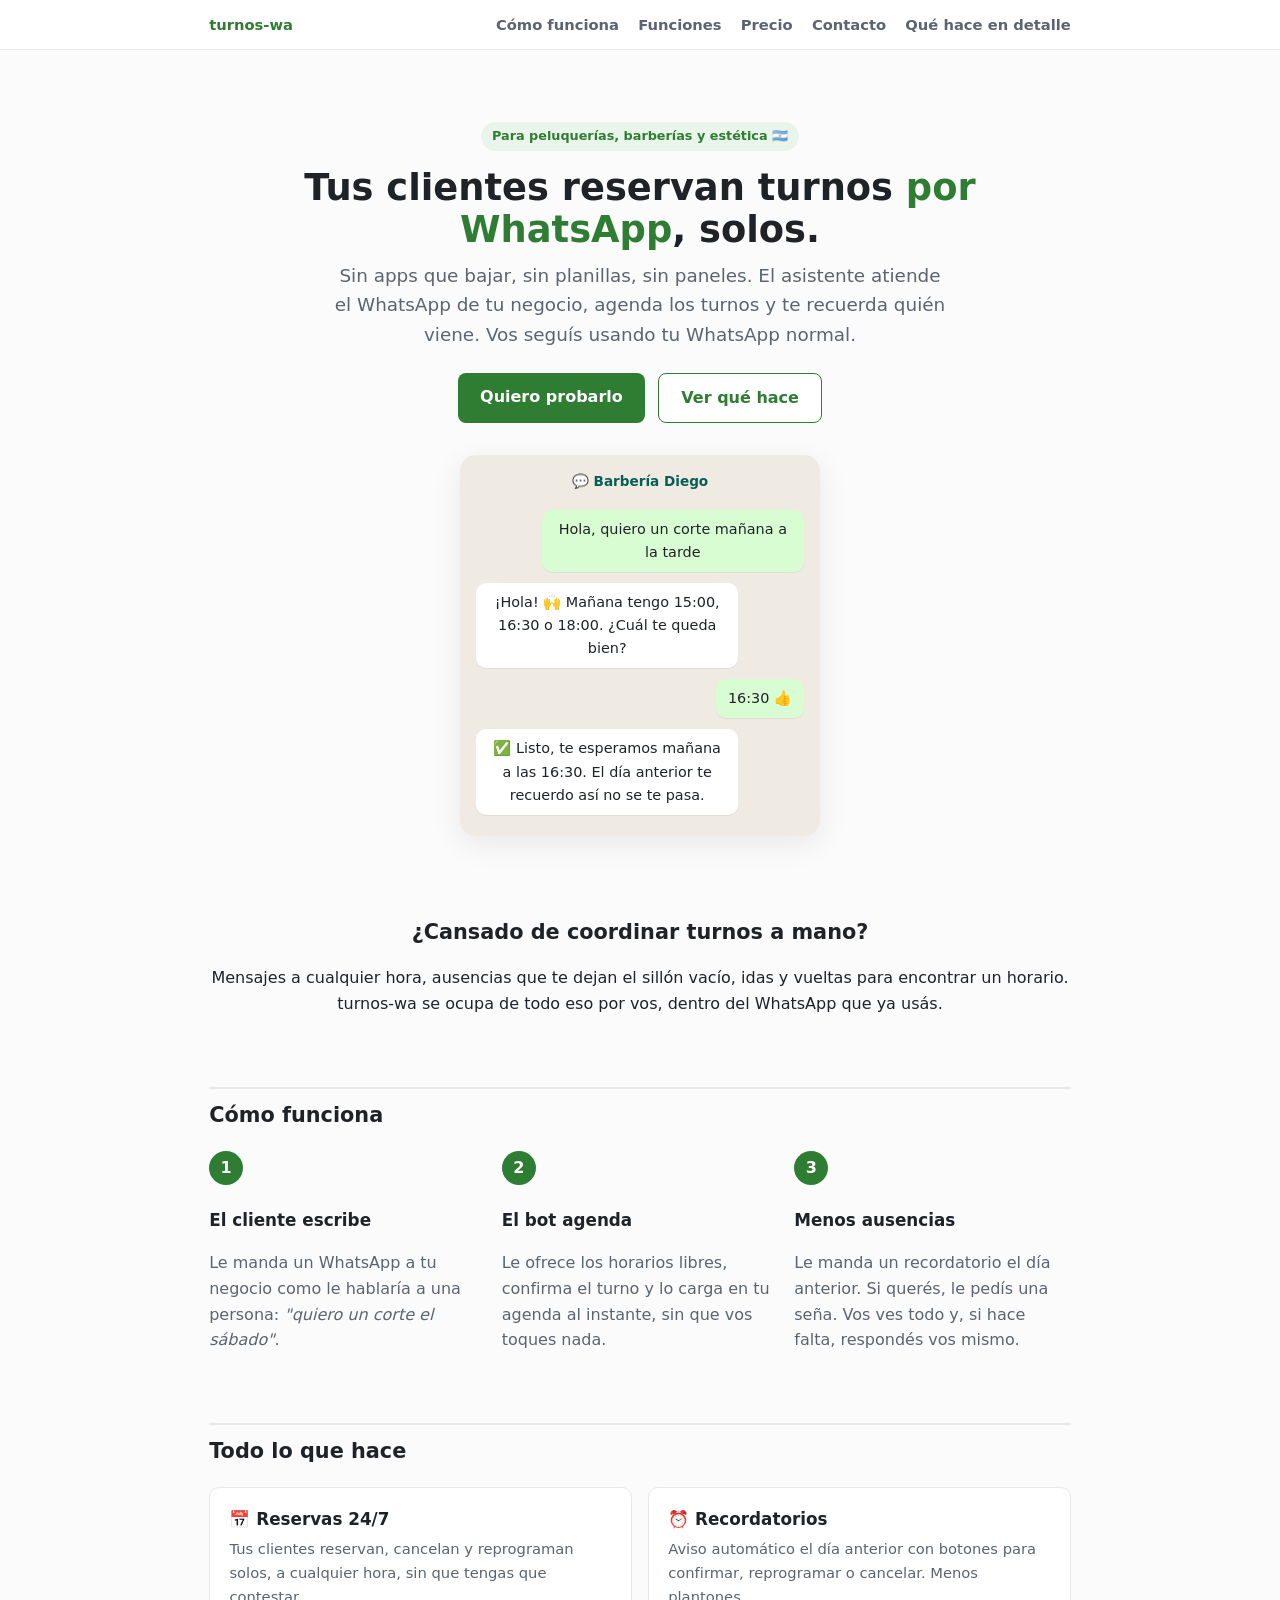
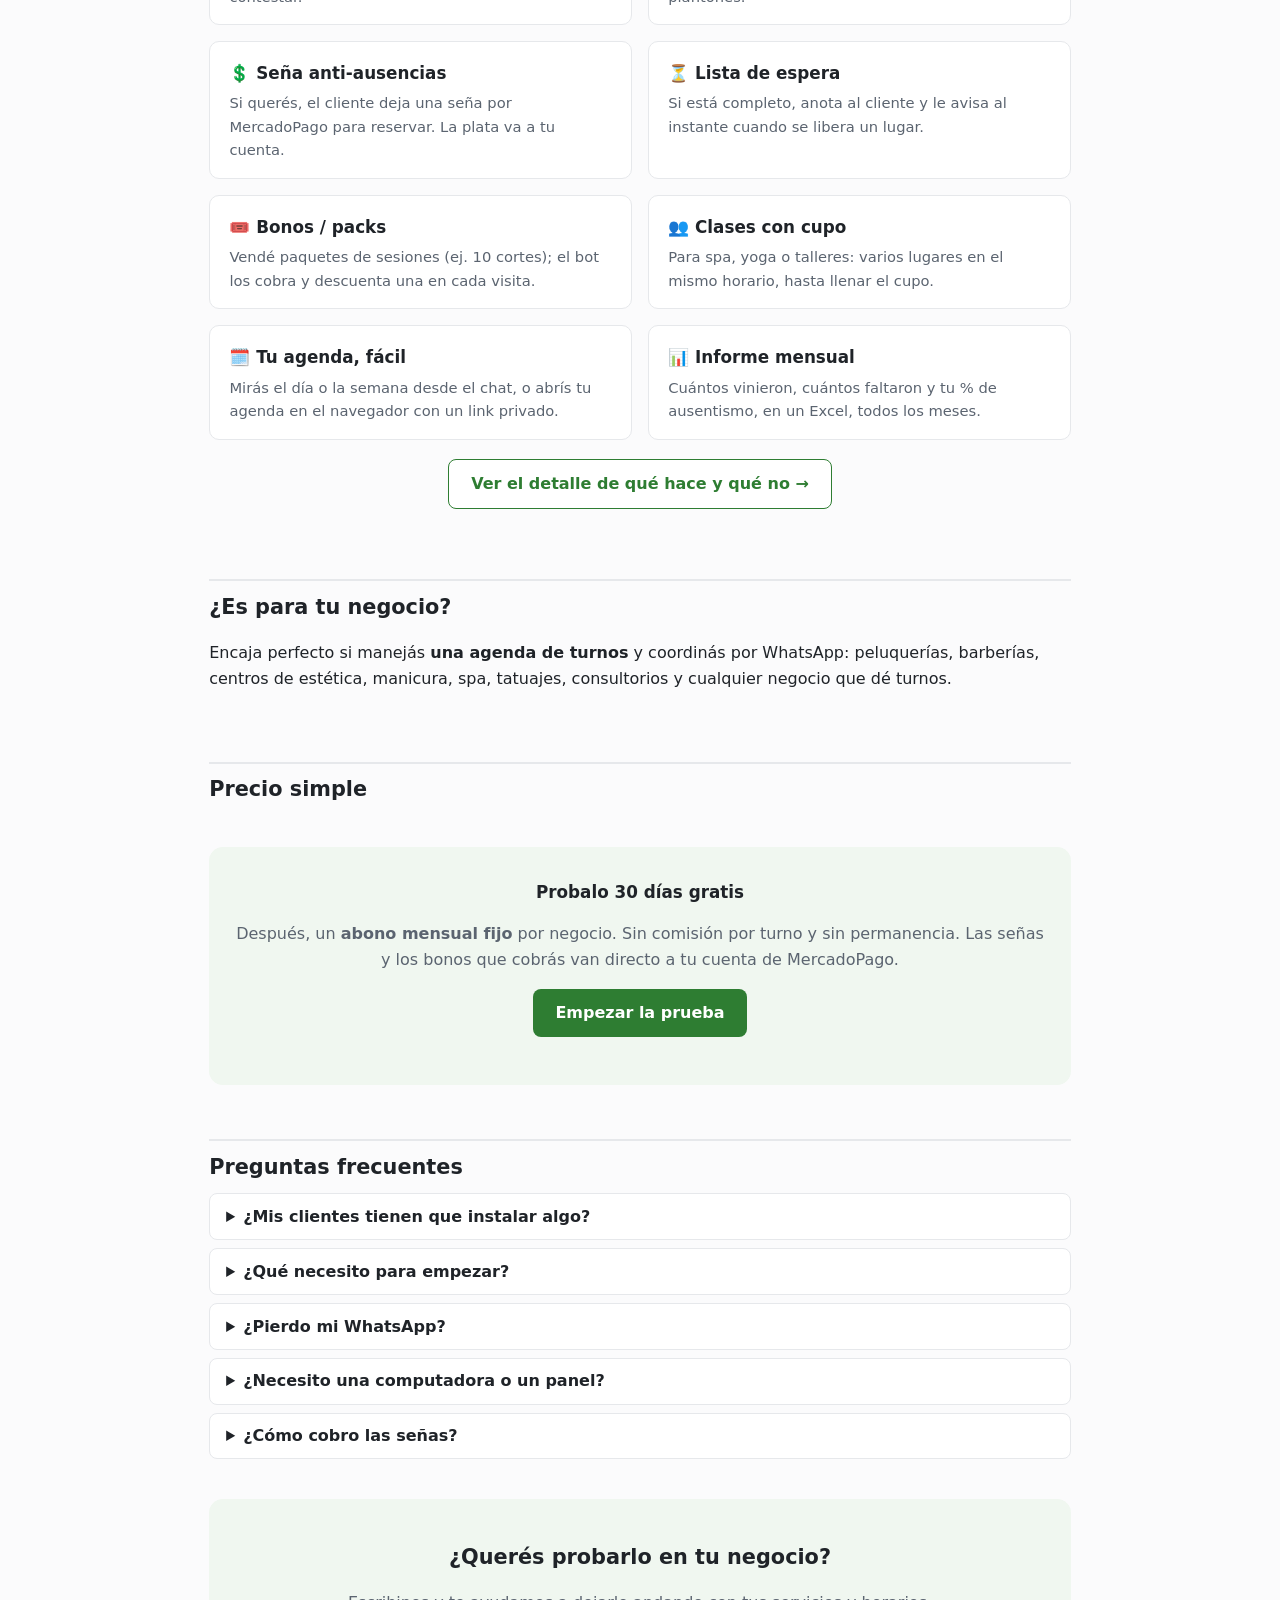
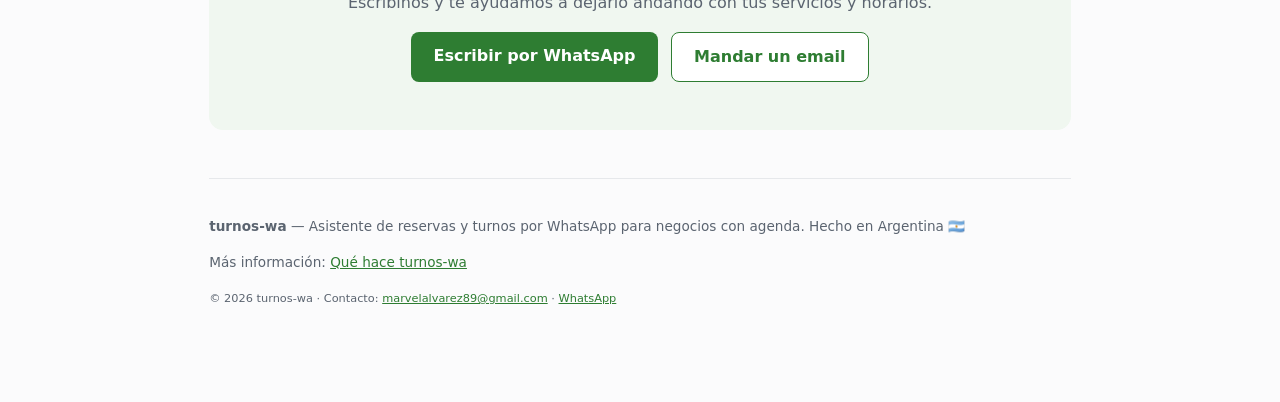
<file: index.html>
<!DOCTYPE html>
<html lang="es">
<head>
    <meta charset="UTF-8"/>
    <meta name="viewport" content="width=device-width, initial-scale=1"/>
    <title>turnos-wa · Reservá turnos por WhatsApp, sin apps ni planillas</title>
    <meta name="description" content="turnos-wa es el asistente que toma los turnos de tu negocio por WhatsApp: tus clientes reservan solos, con recordatorios, seña anti-ausencias, lista de espera y más. Para peluquerías, barberías y centros de estética en Argentina."/>
    <meta property="og:title" content="turnos-wa · Turnos por WhatsApp"/>
    <meta property="og:description" content="Tus clientes reservan solos por WhatsApp. Vos manejás la agenda desde el mismo chat."/>
    <link rel="stylesheet" href="styles.css"/>
</head>
<body>
<nav class="nav"><div class="nav-inner">
    <a class="brand" href="index.html">turnos-wa</a>
    <a href="#como">Cómo funciona</a>
    <a href="#funciones">Funciones</a>
    <a href="#precio">Precio</a>
    <a href="#contacto">Contacto</a>
    <a href="capacidades.html">Qué hace en detalle</a>
</div></nav>

<div class="wrap">

    <!-- HERO -->
    <header class="hero">
        <span class="tag">Para peluquerías, barberías y estética 🇦🇷</span>
        <h1>Tus clientes reservan turnos <span class="hl">por WhatsApp</span>, solos.</h1>
        <p class="sub">Sin apps que bajar, sin planillas, sin paneles. El asistente atiende el WhatsApp de tu
            negocio, agenda los turnos y te recuerda quién viene. Vos seguís usando tu WhatsApp normal.</p>
        <div class="cta-row">
            <a class="btn" href="#contacto">Quiero probarlo</a>
            <a class="btn btn-ghost" href="capacidades.html">Ver qué hace</a>
        </div>

        <div class="chat">
            <div class="hd">💬 Barbería Diego</div>
            <div class="bubble me">Hola, quiero un corte mañana a la tarde</div>
            <div class="bubble">¡Hola! 🙌 Mañana tengo 15:00, 16:30 o 18:00. ¿Cuál te queda bien?</div>
            <div class="bubble me">16:30 👍</div>
            <div class="bubble">✅ Listo, te esperamos mañana a las 16:30. El día anterior te recuerdo así no se te pasa.</div>
        </div>
    </header>

    <!-- PROBLEMA -->
    <section class="section">
        <h2 class="center" style="border:none">¿Cansado de coordinar turnos a mano?</h2>
        <p class="center sub">Mensajes a cualquier hora, ausencias que te dejan el sillón vacío, idas y vueltas
            para encontrar un horario. turnos-wa se ocupa de todo eso por vos, dentro del WhatsApp que ya usás.</p>
    </section>

    <!-- CÓMO FUNCIONA -->
    <section class="section" id="como">
        <h2>Cómo funciona</h2>
        <div class="steps">
            <div class="step"><div class="num">1</div><h3>El cliente escribe</h3>
                <p class="muted">Le manda un WhatsApp a tu negocio como le hablaría a una persona:
                    <em>"quiero un corte el sábado"</em>.</p></div>
            <div class="step"><div class="num">2</div><h3>El bot agenda</h3>
                <p class="muted">Le ofrece los horarios libres, confirma el turno y lo carga en tu agenda
                    al instante, sin que vos toques nada.</p></div>
            <div class="step"><div class="num">3</div><h3>Menos ausencias</h3>
                <p class="muted">Le manda un recordatorio el día anterior. Si querés, le pedís una seña.
                    Vos ves todo y, si hace falta, respondés vos mismo.</p></div>
        </div>
    </section>

    <!-- FUNCIONES -->
    <section class="section" id="funciones">
        <h2>Todo lo que hace</h2>
        <div class="features">
            <div class="feat"><h3>📅 Reservas 24/7</h3><p>Tus clientes reservan, cancelan y reprograman
                solos, a cualquier hora, sin que tengas que contestar.</p></div>
            <div class="feat"><h3>⏰ Recordatorios</h3><p>Aviso automático el día anterior con botones para
                confirmar, reprogramar o cancelar. Menos plantones.</p></div>
            <div class="feat"><h3>💲 Seña anti-ausencias</h3><p>Si querés, el cliente deja una seña por
                MercadoPago para reservar. La plata va a tu cuenta.</p></div>
            <div class="feat"><h3>⏳ Lista de espera</h3><p>Si está completo, anota al cliente y le avisa al
                instante cuando se libera un lugar.</p></div>
            <div class="feat"><h3>🎟️ Bonos / packs</h3><p>Vendé paquetes de sesiones (ej. 10 cortes); el bot
                los cobra y descuenta una en cada visita.</p></div>
            <div class="feat"><h3>👥 Clases con cupo</h3><p>Para spa, yoga o talleres: varios lugares en el
                mismo horario, hasta llenar el cupo.</p></div>
            <div class="feat"><h3>🗓️ Tu agenda, fácil</h3><p>Mirás el día o la semana desde el chat, o abrís
                tu agenda en el navegador con un link privado.</p></div>
            <div class="feat"><h3>📊 Informe mensual</h3><p>Cuántos vinieron, cuántos faltaron y tu % de
                ausentismo, en un Excel, todos los meses.</p></div>
        </div>
        <p class="center" style="margin-top:1.2rem">
            <a class="btn btn-ghost" href="capacidades.html">Ver el detalle de qué hace y qué no →</a></p>
    </section>

    <!-- PARA QUIÉN -->
    <section class="section">
        <h2>¿Es para tu negocio?</h2>
        <p class="sub">Encaja perfecto si manejás <strong>una agenda de turnos</strong> y coordinás por
            WhatsApp: peluquerías, barberías, centros de estética, manicura, spa, tatuajes, consultorios y
            cualquier negocio que dé turnos.</p>
    </section>

    <!-- PRECIO -->
    <section class="section" id="precio">
        <h2>Precio simple</h2>
        <div class="band">
            <h3 style="margin-top:0">Probalo 30 días gratis</h3>
            <p class="muted">Después, un <strong>abono mensual fijo</strong> por negocio. Sin comisión por
                turno y sin permanencia. Las señas y los bonos que cobrás van directo a tu cuenta de MercadoPago.</p>
            <p style="margin-top:1rem"><a class="btn" href="#contacto">Empezar la prueba</a></p>
        </div>
    </section>

    <!-- FAQ -->
    <section class="section faq">
        <h2>Preguntas frecuentes</h2>
        <details><summary>¿Mis clientes tienen que instalar algo?</summary>
            <p>No. Usan el WhatsApp que ya tienen. Le escriben al número de tu negocio como a cualquier persona.</p></details>
        <details><summary>¿Qué necesito para empezar?</summary>
            <p>Un número con la app <strong>WhatsApp Business</strong> <strong>dedicado al negocio</strong>
                (no tu WhatsApp personal), tus servicios y horarios, y —si querés cobrar seña o bonos— tu
                MercadoPago. <a href="capacidades.html">Ver todos los requisitos</a>.</p></details>
        <details><summary>¿Pierdo mi WhatsApp?</summary>
            <p>No. El asistente trabaja en paralelo sobre el <strong>WhatsApp Business del negocio</strong> y
                vos seguís respondiendo a mano cuando quieras. Si el bot no entiende algo, quedás vos al mando.
                Por eso pedimos un número dedicado al negocio, aparte de tu WhatsApp personal.</p></details>
        <details><summary>¿Necesito una computadora o un panel?</summary>
            <p>No hace falta. Configurás todo por WhatsApp (horarios, servicios, precios, ausencias). Si querés
                ver tu agenda en pantalla grande, te damos un link privado de solo lectura.</p></details>
        <details><summary>¿Cómo cobro las señas?</summary>
            <p>Con tu propia cuenta de MercadoPago. La plata de las señas y los bonos entra directo a vos, no
                pasa por nosotros.</p></details>
    </section>

    <!-- CONTACTO -->
    <section class="section band" id="contacto">
        <h2 style="border:none;margin-top:0">¿Querés probarlo en tu negocio?</h2>
        <p class="muted">Escribinos y te ayudamos a dejarlo andando con tus servicios y horarios.</p>
        <p class="cta-row" style="margin-top:1rem">
            <a class="btn" href="https://wa.me/5491154729779" rel="nofollow">Escribir por WhatsApp</a>
            <a class="btn btn-ghost" href="mailto:marvelalvarez89@gmail.com">Mandar un email</a>
        </p>
    </section>

    <!-- FOOTER (identidad para clientes y verificación de Meta) -->
    <footer class="foot">
        <p><strong>turnos-wa</strong> — Asistente de reservas y turnos por WhatsApp para negocios con agenda.
            Hecho en Argentina 🇦🇷</p>
        <p>Más información: <a href="capacidades.html">Qué hace turnos-wa</a></p>
        <p><small>© 2026 turnos-wa · Contacto: <a href="mailto:marvelalvarez89@gmail.com">marvelalvarez89@gmail.com</a>
            · <a href="https://wa.me/5491154729779" rel="nofollow">WhatsApp</a></small></p>
    </footer>

</div>
</body>
</html>
</file>
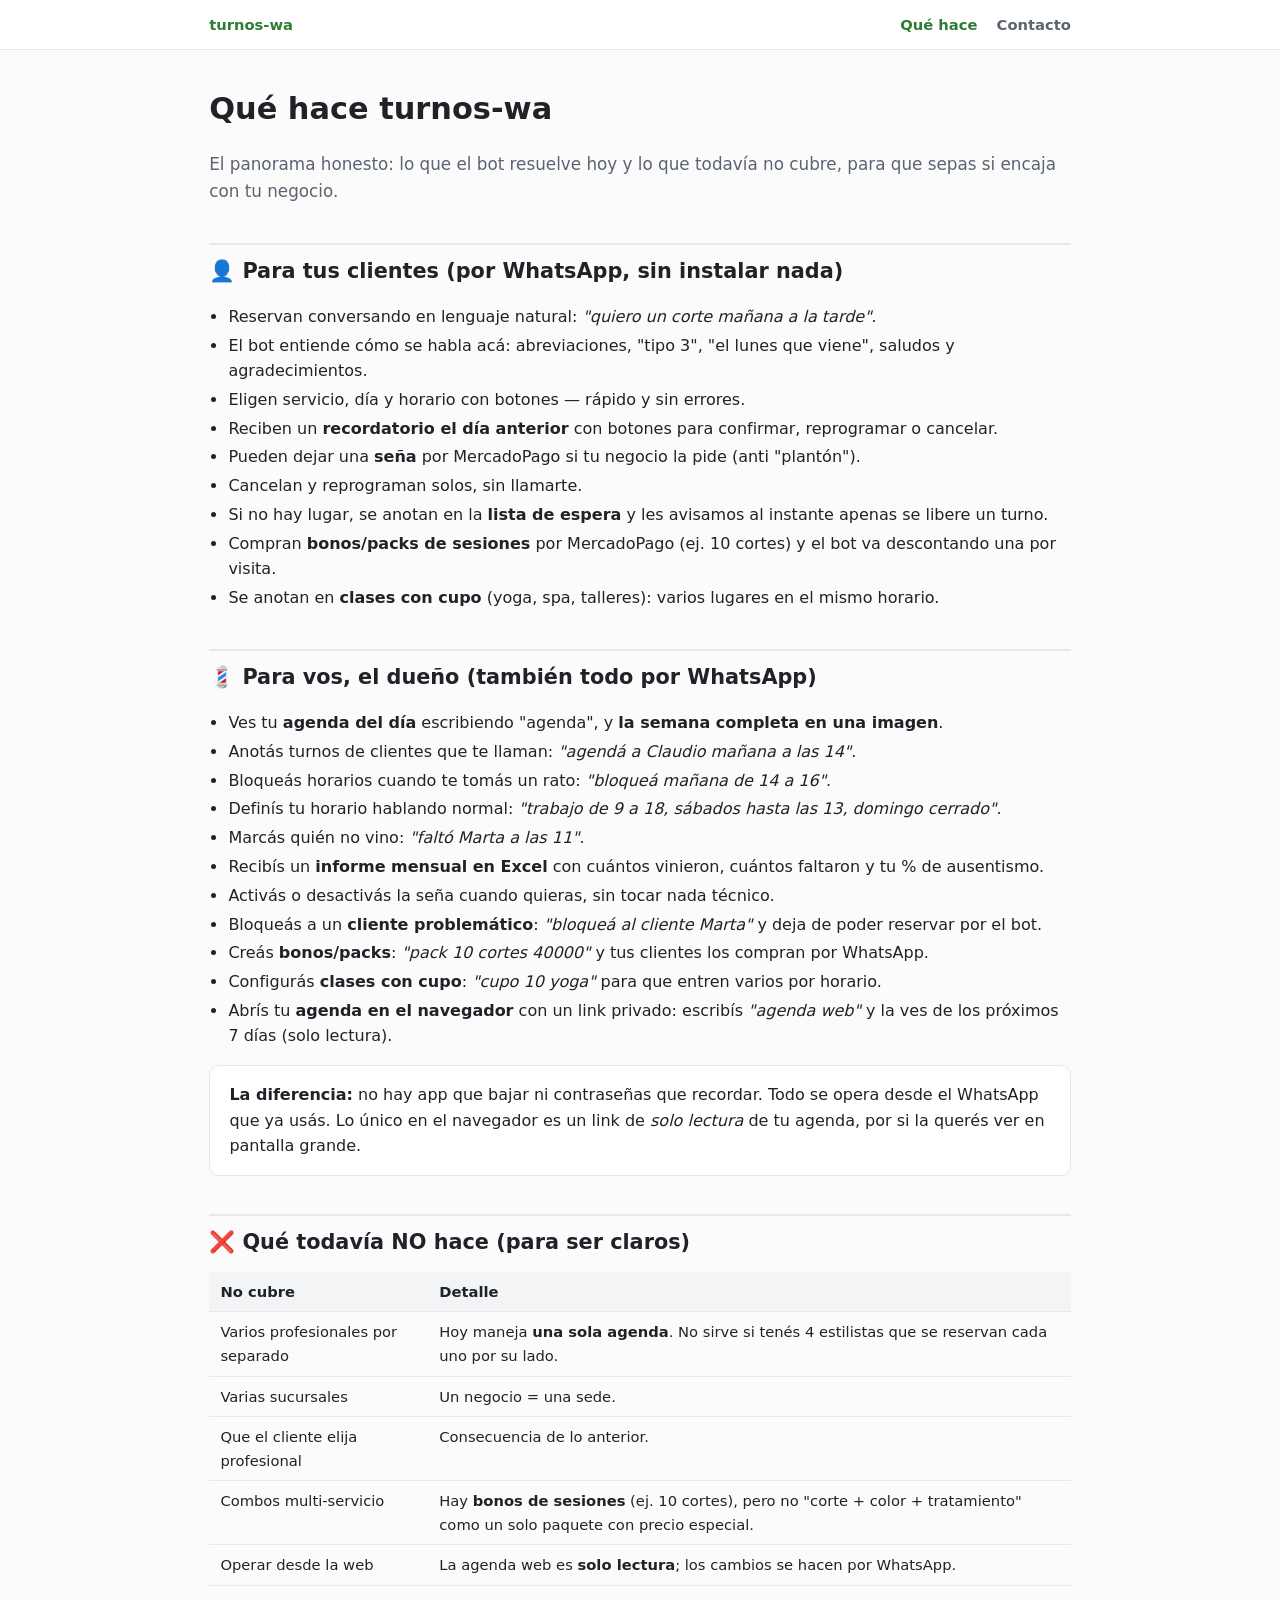
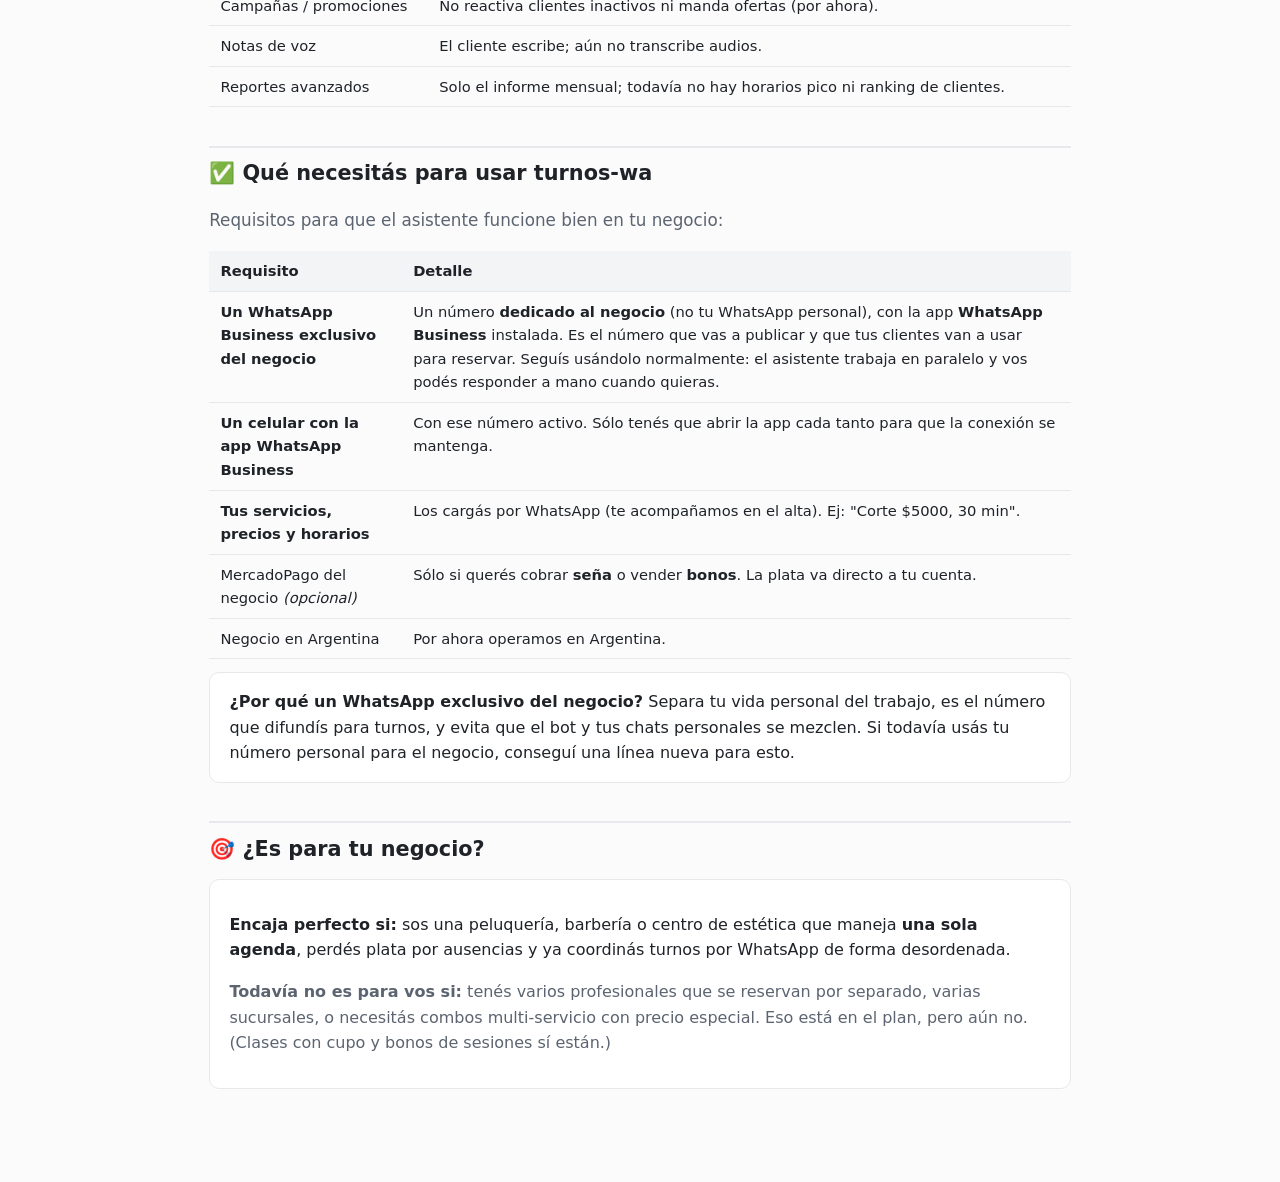
<file: capacidades.html>
<!DOCTYPE html>
<html lang="es">
<head>
    <meta charset="UTF-8"/>
    <meta name="viewport" content="width=device-width, initial-scale=1"/>
    <title>turnos-wa · Qué hace</title>
    <meta name="description" content="Qué puede hacer el bot de turnos por WhatsApp y qué todavía no. Para evaluar si encaja con tu negocio."/>
    <link rel="stylesheet" href="styles.css"/>
</head>
<body>
<nav class="nav"><div class="nav-inner">
    <a class="brand" href="index.html">turnos-wa</a>
    <a class="active" href="capacidades.html">Qué hace</a>
    <a href="index.html#contacto">Contacto</a>
</div></nav>
<div class="wrap">
    <h1>Qué hace turnos-wa</h1>
    <p class="lead">El panorama honesto: lo que el bot resuelve hoy y lo que todavía no cubre, para que sepas
        si encaja con tu negocio.</p>

    <h2>👤 Para tus clientes (por WhatsApp, sin instalar nada)</h2>
    <ul>
        <li>Reservan conversando en lenguaje natural: <em>"quiero un corte mañana a la tarde"</em>.</li>
        <li>El bot entiende cómo se habla acá: abreviaciones, "tipo 3", "el lunes que viene", saludos y agradecimientos.</li>
        <li>Eligen servicio, día y horario con botones — rápido y sin errores.</li>
        <li>Reciben un <strong>recordatorio el día anterior</strong> con botones para confirmar, reprogramar o cancelar.</li>
        <li>Pueden dejar una <strong>seña</strong> por MercadoPago si tu negocio la pide (anti "plantón").</li>
        <li>Cancelan y reprograman solos, sin llamarte.</li>
        <li>Si no hay lugar, se anotan en la <strong>lista de espera</strong> y les avisamos al instante apenas se libere un turno.</li>
        <li>Compran <strong>bonos/packs de sesiones</strong> por MercadoPago (ej. 10 cortes) y el bot va descontando una por visita.</li>
        <li>Se anotan en <strong>clases con cupo</strong> (yoga, spa, talleres): varios lugares en el mismo horario.</li>
    </ul>

    <h2>💈 Para vos, el dueño (también todo por WhatsApp)</h2>
    <ul>
        <li>Ves tu <strong>agenda del día</strong> escribiendo "agenda", y <strong>la semana completa en una imagen</strong>.</li>
        <li>Anotás turnos de clientes que te llaman: <em>"agendá a Claudio mañana a las 14"</em>.</li>
        <li>Bloqueás horarios cuando te tomás un rato: <em>"bloqueá mañana de 14 a 16"</em>.</li>
        <li>Definís tu horario hablando normal: <em>"trabajo de 9 a 18, sábados hasta las 13, domingo cerrado"</em>.</li>
        <li>Marcás quién no vino: <em>"faltó Marta a las 11"</em>.</li>
        <li>Recibís un <strong>informe mensual en Excel</strong> con cuántos vinieron, cuántos faltaron y tu % de ausentismo.</li>
        <li>Activás o desactivás la seña cuando quieras, sin tocar nada técnico.</li>
        <li>Bloqueás a un <strong>cliente problemático</strong>: <em>"bloqueá al cliente Marta"</em> y deja de poder reservar por el bot.</li>
        <li>Creás <strong>bonos/packs</strong>: <em>"pack 10 cortes 40000"</em> y tus clientes los compran por WhatsApp.</li>
        <li>Configurás <strong>clases con cupo</strong>: <em>"cupo 10 yoga"</em> para que entren varios por horario.</li>
        <li>Abrís tu <strong>agenda en el navegador</strong> con un link privado: escribís <em>"agenda web"</em> y la ves de los próximos 7 días (solo lectura).</li>
    </ul>

    <div class="card"><strong>La diferencia:</strong> no hay app que bajar ni contraseñas que recordar.
        Todo se opera desde el WhatsApp que ya usás. Lo único en el navegador es un link de
        <em>solo lectura</em> de tu agenda, por si la querés ver en pantalla grande.</div>

    <h2>❌ Qué todavía NO hace (para ser claros)</h2>
    <table>
        <tr><th>No cubre</th><th>Detalle</th></tr>
        <tr><td>Varios profesionales por separado</td><td>Hoy maneja <strong>una sola agenda</strong>. No sirve si tenés 4 estilistas que se reservan cada uno por su lado.</td></tr>
        <tr><td>Varias sucursales</td><td>Un negocio = una sede.</td></tr>
        <tr><td>Que el cliente elija profesional</td><td>Consecuencia de lo anterior.</td></tr>
        <tr><td>Combos multi-servicio</td><td>Hay <strong>bonos de sesiones</strong> (ej. 10 cortes), pero no "corte + color + tratamiento" como un solo paquete con precio especial.</td></tr>
        <tr><td>Operar desde la web</td><td>La agenda web es <strong>solo lectura</strong>; los cambios se hacen por WhatsApp.</td></tr>
        <tr><td>Campañas / promociones</td><td>No reactiva clientes inactivos ni manda ofertas (por ahora).</td></tr>
        <tr><td>Notas de voz</td><td>El cliente escribe; aún no transcribe audios.</td></tr>
        <tr><td>Reportes avanzados</td><td>Solo el informe mensual; todavía no hay horarios pico ni ranking de clientes.</td></tr>
    </table>

    <h2>✅ Qué necesitás para usar turnos-wa</h2>
    <p class="lead">Requisitos para que el asistente funcione bien en tu negocio:</p>
    <table>
        <tr><th>Requisito</th><th>Detalle</th></tr>
        <tr><td><strong>Un WhatsApp Business exclusivo del negocio</strong></td>
            <td>Un número <strong>dedicado al negocio</strong> (no tu WhatsApp personal), con la app
                <strong>WhatsApp Business</strong> instalada. Es el número que vas a publicar y que tus
                clientes van a usar para reservar. Seguís usándolo normalmente: el asistente trabaja en
                paralelo y vos podés responder a mano cuando quieras.</td></tr>
        <tr><td><strong>Un celular con la app WhatsApp Business</strong></td>
            <td>Con ese número activo. Sólo tenés que abrir la app cada tanto para que la conexión se
                mantenga.</td></tr>
        <tr><td><strong>Tus servicios, precios y horarios</strong></td>
            <td>Los cargás por WhatsApp (te acompañamos en el alta). Ej: "Corte $5000, 30 min".</td></tr>
        <tr><td>MercadoPago del negocio <em>(opcional)</em></td>
            <td>Sólo si querés cobrar <strong>seña</strong> o vender <strong>bonos</strong>. La plata va
                directo a tu cuenta.</td></tr>
        <tr><td>Negocio en Argentina</td><td>Por ahora operamos en Argentina.</td></tr>
    </table>
    <div class="card"><strong>¿Por qué un WhatsApp exclusivo del negocio?</strong> Separa tu vida personal
        del trabajo, es el número que difundís para turnos, y evita que el bot y tus chats personales se
        mezclen. Si todavía usás tu número personal para el negocio, conseguí una línea nueva para esto.</div>

    <h2>🎯 ¿Es para tu negocio?</h2>
    <div class="card">
        <p><strong>Encaja perfecto si:</strong> sos una peluquería, barbería o centro de estética que maneja
            <strong>una sola agenda</strong>, perdés plata por ausencias y ya coordinás turnos por WhatsApp de
            forma desordenada.</p>
        <p class="muted"><strong>Todavía no es para vos si:</strong> tenés varios profesionales que se reservan
            por separado, varias sucursales, o necesitás combos multi-servicio con precio especial. Eso está en el
            plan, pero aún no. (Clases con cupo y bonos de sesiones sí están.)</p>
    </div>
</div>
</body>
</html>
</file>
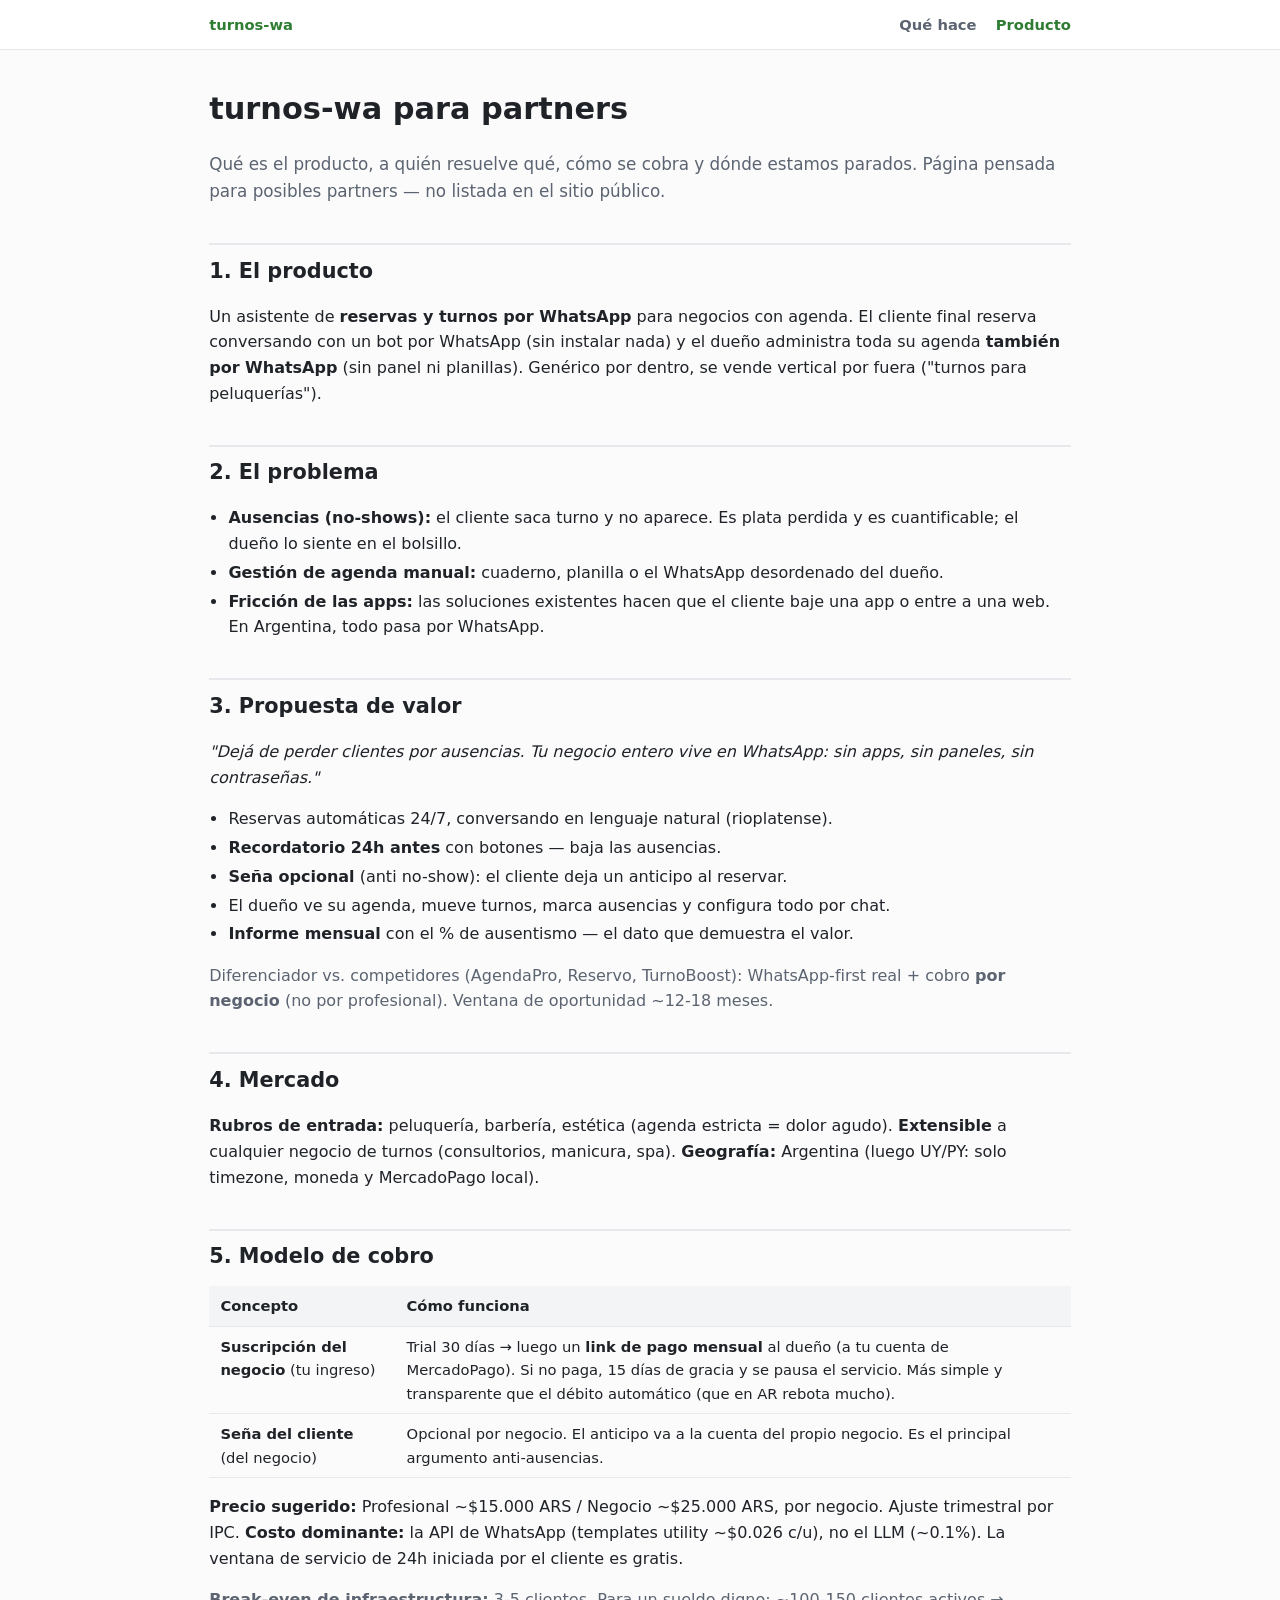
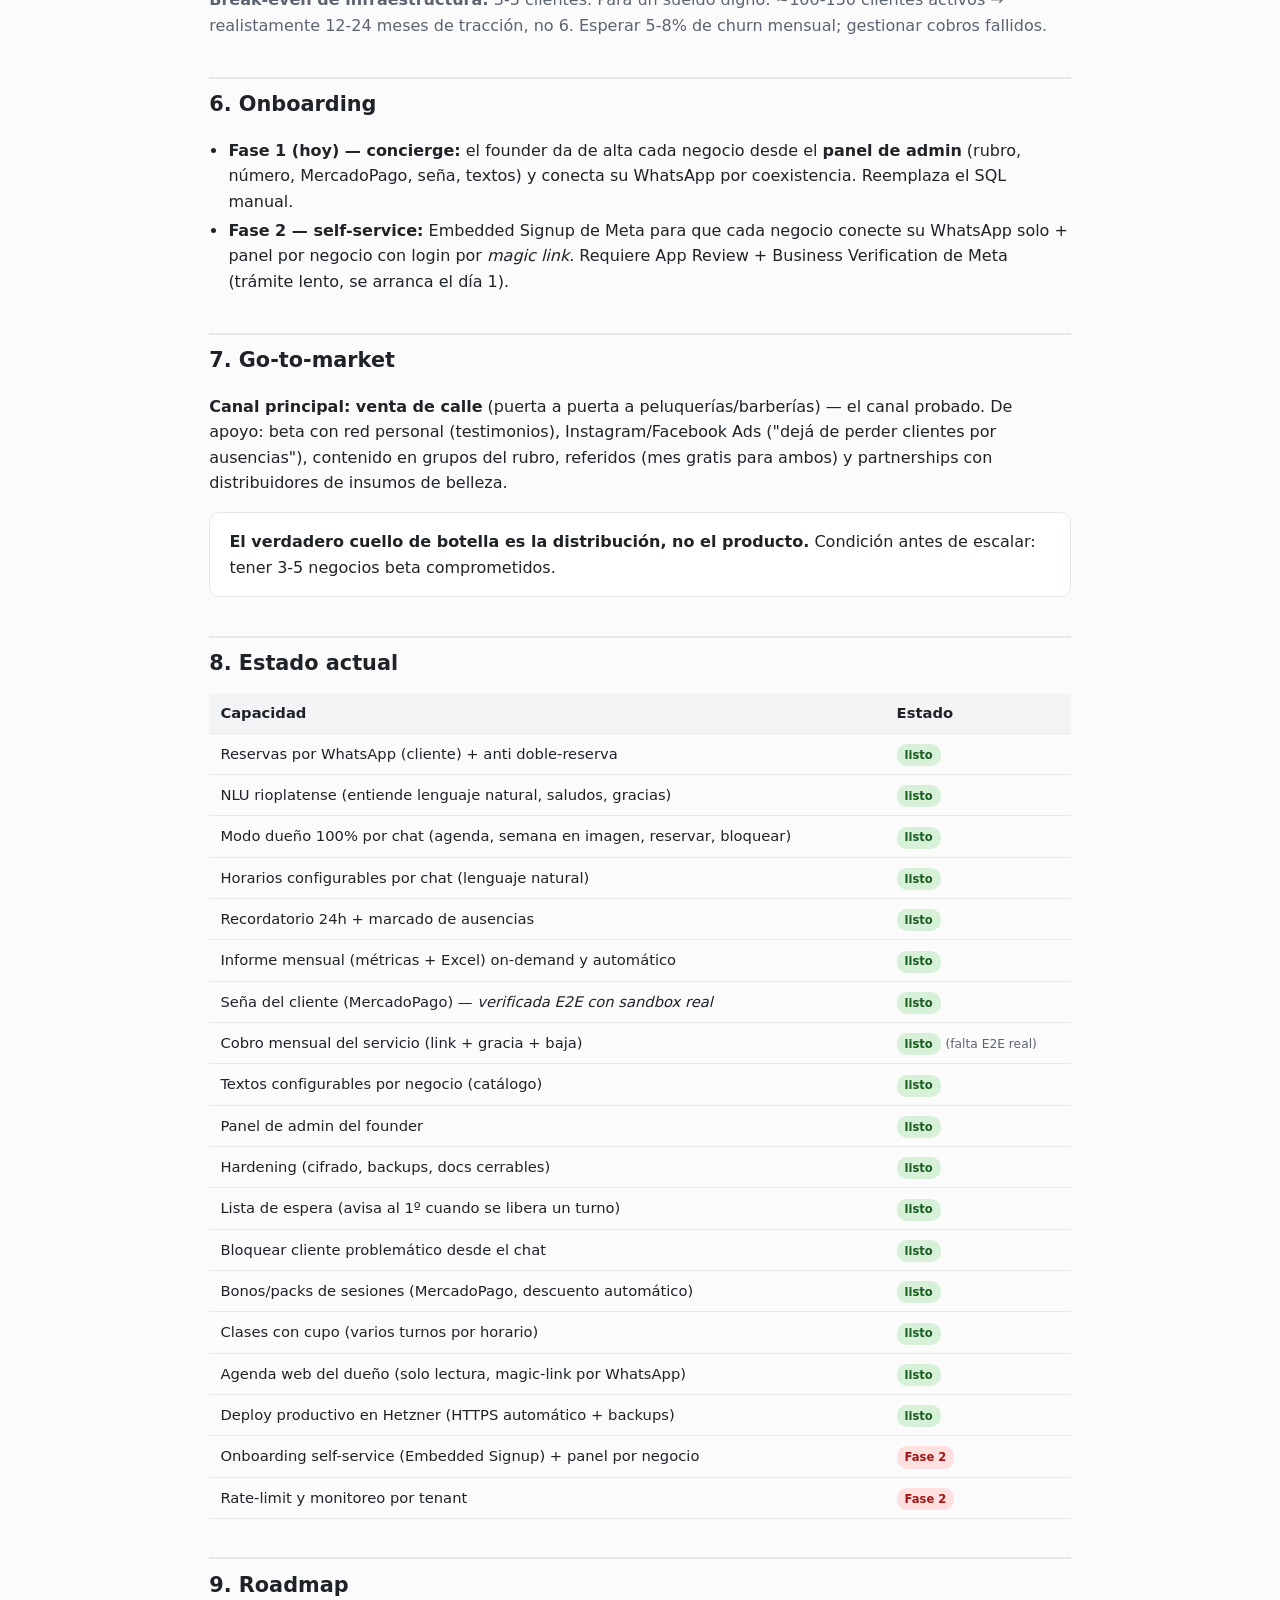
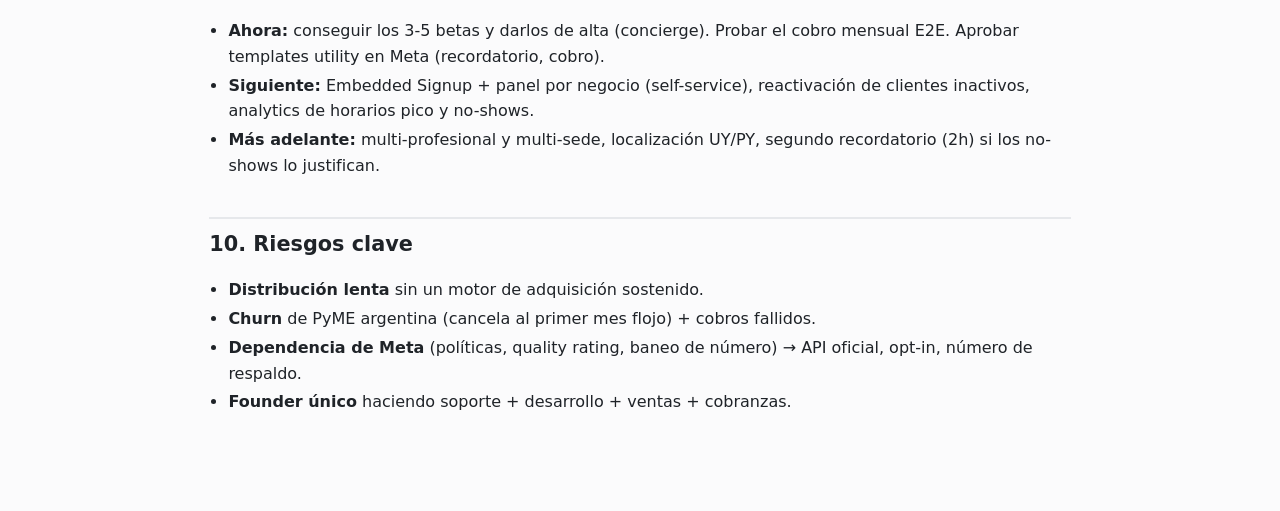
<file: negocio.html>
<!DOCTYPE html>
<html lang="es">
<head>
    <meta charset="UTF-8"/>
    <meta name="viewport" content="width=device-width, initial-scale=1"/>
    <title>turnos-wa · Documentación de negocio</title>
    <link rel="stylesheet" href="styles.css"/>
</head>
<body>
<nav class="nav"><div class="nav-inner">
    <a class="brand" href="index.html">turnos-wa</a>
    <a href="capacidades.html">Qué hace</a>
    <a class="active" href="negocio.html">Producto</a>
</div></nav>
<div class="wrap">
    <h1>turnos-wa para partners</h1>
    <p class="lead">Qué es el producto, a quién resuelve qué, cómo se cobra y dónde estamos parados.
        Página pensada para posibles partners — no listada en el sitio público.</p>

    <h2>1. El producto</h2>
    <p>Un asistente de <strong>reservas y turnos por WhatsApp</strong> para negocios con agenda. El cliente
        final reserva conversando con un bot por WhatsApp (sin instalar nada) y el dueño administra toda su
        agenda <strong>también por WhatsApp</strong> (sin panel ni planillas). Genérico por dentro, se
        vende vertical por fuera ("turnos para peluquerías").</p>

    <h2>2. El problema</h2>
    <ul>
        <li><strong>Ausencias (no-shows):</strong> el cliente saca turno y no aparece. Es plata perdida y
            es cuantificable; el dueño lo siente en el bolsillo.</li>
        <li><strong>Gestión de agenda manual:</strong> cuaderno, planilla o el WhatsApp desordenado del dueño.</li>
        <li><strong>Fricción de las apps:</strong> las soluciones existentes hacen que el cliente baje una
            app o entre a una web. En Argentina, todo pasa por WhatsApp.</li>
    </ul>

    <h2>3. Propuesta de valor</h2>
    <p><em>"Dejá de perder clientes por ausencias. Tu negocio entero vive en WhatsApp: sin apps, sin
        paneles, sin contraseñas."</em></p>
    <ul>
        <li>Reservas automáticas 24/7, conversando en lenguaje natural (rioplatense).</li>
        <li><strong>Recordatorio 24h antes</strong> con botones — baja las ausencias.</li>
        <li><strong>Seña opcional</strong> (anti no-show): el cliente deja un anticipo al reservar.</li>
        <li>El dueño ve su agenda, mueve turnos, marca ausencias y configura todo por chat.</li>
        <li><strong>Informe mensual</strong> con el % de ausentismo — el dato que demuestra el valor.</li>
    </ul>
    <p class="muted">Diferenciador vs. competidores (AgendaPro, Reservo, TurnoBoost): WhatsApp-first real
        + cobro <strong>por negocio</strong> (no por profesional). Ventana de oportunidad ~12-18 meses.</p>

    <h2>4. Mercado</h2>
    <p><strong>Rubros de entrada:</strong> peluquería, barbería, estética (agenda estricta = dolor agudo).
        <strong>Extensible</strong> a cualquier negocio de turnos (consultorios, manicura, spa).
        <strong>Geografía:</strong> Argentina (luego UY/PY: solo timezone, moneda y MercadoPago local).</p>

    <h2>5. Modelo de cobro</h2>
    <table>
        <tr><th>Concepto</th><th>Cómo funciona</th></tr>
        <tr><td><strong>Suscripción del negocio</strong> (tu ingreso)</td>
            <td>Trial 30 días → luego un <strong>link de pago mensual</strong> al dueño (a tu cuenta de
                MercadoPago). Si no paga, 15 días de gracia y se pausa el servicio. Más simple y transparente
                que el débito automático (que en AR rebota mucho).</td></tr>
        <tr><td><strong>Seña del cliente</strong> (del negocio)</td>
            <td>Opcional por negocio. El anticipo va a la cuenta del propio negocio. Es el principal
                argumento anti-ausencias.</td></tr>
    </table>
    <p><strong>Precio sugerido:</strong> Profesional ~$15.000 ARS / Negocio ~$25.000 ARS, por negocio.
        Ajuste trimestral por IPC. <strong>Costo dominante:</strong> la API de WhatsApp (templates utility
        ~$0.026 c/u), no el LLM (~0.1%). La ventana de servicio de 24h iniciada por el cliente es gratis.</p>
    <p class="muted"><strong>Break-even de infraestructura:</strong> 3-5 clientes. Para un sueldo digno:
        ~100-150 clientes activos → realistamente 12-24 meses de tracción, no 6. Esperar 5-8% de churn
        mensual; gestionar cobros fallidos.</p>

    <h2>6. Onboarding</h2>
    <ul>
        <li><strong>Fase 1 (hoy) — concierge:</strong> el founder da de alta cada negocio desde el
            <strong>panel de admin</strong> (rubro, número, MercadoPago, seña, textos) y conecta su WhatsApp
            por coexistencia. Reemplaza el SQL manual.</li>
        <li><strong>Fase 2 — self-service:</strong> Embedded Signup de Meta para que cada negocio conecte su
            WhatsApp solo + panel por negocio con login por <em>magic link</em>. Requiere App Review +
            Business Verification de Meta (trámite lento, se arranca el día 1).</li>
    </ul>

    <h2>7. Go-to-market</h2>
    <p><strong>Canal principal: venta de calle</strong> (puerta a puerta a peluquerías/barberías) — el canal
        probado. De apoyo: beta con red personal (testimonios), Instagram/Facebook Ads ("dejá de perder
        clientes por ausencias"), contenido en grupos del rubro, referidos (mes gratis para ambos) y
        partnerships con distribuidores de insumos de belleza.</p>
    <div class="card"><strong>El verdadero cuello de botella es la distribución, no el producto.</strong>
        Condición antes de escalar: tener 3-5 negocios beta comprometidos.</div>

    <h2>8. Estado actual</h2>
    <table>
        <tr><th>Capacidad</th><th>Estado</th></tr>
        <tr><td>Reservas por WhatsApp (cliente) + anti doble-reserva</td><td><span class="pill ok">listo</span></td></tr>
        <tr><td>NLU rioplatense (entiende lenguaje natural, saludos, gracias)</td><td><span class="pill ok">listo</span></td></tr>
        <tr><td>Modo dueño 100% por chat (agenda, semana en imagen, reservar, bloquear)</td><td><span class="pill ok">listo</span></td></tr>
        <tr><td>Horarios configurables por chat (lenguaje natural)</td><td><span class="pill ok">listo</span></td></tr>
        <tr><td>Recordatorio 24h + marcado de ausencias</td><td><span class="pill ok">listo</span></td></tr>
        <tr><td>Informe mensual (métricas + Excel) on-demand y automático</td><td><span class="pill ok">listo</span></td></tr>
        <tr><td>Seña del cliente (MercadoPago) — <em>verificada E2E con sandbox real</em></td><td><span class="pill ok">listo</span></td></tr>
        <tr><td>Cobro mensual del servicio (link + gracia + baja)</td><td><span class="pill ok">listo</span> <small>(falta E2E real)</small></td></tr>
        <tr><td>Textos configurables por negocio (catálogo)</td><td><span class="pill ok">listo</span></td></tr>
        <tr><td>Panel de admin del founder</td><td><span class="pill ok">listo</span></td></tr>
        <tr><td>Hardening (cifrado, backups, docs cerrables)</td><td><span class="pill ok">listo</span></td></tr>
        <tr><td>Lista de espera (avisa al 1º cuando se libera un turno)</td><td><span class="pill ok">listo</span></td></tr>
        <tr><td>Bloquear cliente problemático desde el chat</td><td><span class="pill ok">listo</span></td></tr>
        <tr><td>Bonos/packs de sesiones (MercadoPago, descuento automático)</td><td><span class="pill ok">listo</span></td></tr>
        <tr><td>Clases con cupo (varios turnos por horario)</td><td><span class="pill ok">listo</span></td></tr>
        <tr><td>Agenda web del dueño (solo lectura, magic-link por WhatsApp)</td><td><span class="pill ok">listo</span></td></tr>
        <tr><td>Deploy productivo en Hetzner (HTTPS automático + backups)</td><td><span class="pill ok">listo</span></td></tr>
        <tr><td>Onboarding self-service (Embedded Signup) + panel por negocio</td><td><span class="pill todo">Fase 2</span></td></tr>
        <tr><td>Rate-limit y monitoreo por tenant</td><td><span class="pill todo">Fase 2</span></td></tr>
    </table>

    <h2>9. Roadmap</h2>
    <ul>
        <li><strong>Ahora:</strong> conseguir los 3-5 betas y darlos de alta (concierge). Probar el cobro
            mensual E2E. Aprobar templates utility en Meta (recordatorio, cobro).</li>
        <li><strong>Siguiente:</strong> Embedded Signup + panel por negocio (self-service), reactivación de
            clientes inactivos, analytics de horarios pico y no-shows.</li>
        <li><strong>Más adelante:</strong> multi-profesional y multi-sede, localización UY/PY, segundo
            recordatorio (2h) si los no-shows lo justifican.</li>
    </ul>

    <h2>10. Riesgos clave</h2>
    <ul>
        <li><strong>Distribución lenta</strong> sin un motor de adquisición sostenido.</li>
        <li><strong>Churn</strong> de PyME argentina (cancela al primer mes flojo) + cobros fallidos.</li>
        <li><strong>Dependencia de Meta</strong> (políticas, quality rating, baneo de número) → API oficial,
            opt-in, número de respaldo.</li>
        <li><strong>Founder único</strong> haciendo soporte + desarrollo + ventas + cobranzas.</li>
    </ul>
</div>
</body>
</html>
</file>
<file: styles.css>
:root { --verde: #2e7d32; --tinta: #1f2328; --muted: #5b6470; --linea: #e6e8eb; --fondo: #fbfbfc; }
* { box-sizing: border-box; }
body { font-family: system-ui, -apple-system, Segoe UI, sans-serif; color: var(--tinta);
    background: var(--fondo); line-height: 1.6; margin: 0; }
.nav { background: #fff; border-bottom: 1px solid var(--linea); position: sticky; top: 0; z-index: 10; }
.nav-inner { max-width: 900px; margin: 0 auto; padding: .8rem 1.2rem; display: flex; gap: 1.2rem; align-items: center; flex-wrap: wrap; }
.nav a { color: var(--muted); text-decoration: none; font-size: .92rem; font-weight: 600; }
.nav a.brand { color: var(--verde); font-weight: 800; margin-right: auto; }
.nav a:hover, .nav a.active { color: var(--verde); }
.wrap { max-width: 900px; margin: 0 auto; padding: 2rem 1.2rem 5rem; }
h1 { font-size: 1.9rem; margin: .2rem 0 .4rem; }
h2 { font-size: 1.3rem; margin: 2.4rem 0 .6rem; padding-top: .6rem; border-top: 2px solid var(--linea); }
h3 { font-size: 1.05rem; margin: 1.4rem 0 .3rem; }
.lead { color: var(--muted); font-size: 1.05rem; }
code { background: #eef1f3; padding: .1rem .35rem; border-radius: 4px; font-size: .88em; }
pre { background: #1f2328; color: #e6e8eb; padding: 1rem; border-radius: 8px; overflow-x: auto; font-size: .82rem; line-height: 1.5; }
pre code { background: none; padding: 0; color: inherit; }
table { border-collapse: collapse; width: 100%; margin: .8rem 0; font-size: .92rem; }
th, td { text-align: left; padding: .5rem .7rem; border-bottom: 1px solid var(--linea); vertical-align: top; }
th { background: #f2f4f6; }
.card { border: 1px solid var(--linea); border-radius: 10px; padding: 1rem 1.2rem; margin: .8rem 0; background: #fff; }
.pill { display: inline-block; font-size: .72rem; font-weight: 700; padding: .12rem .5rem; border-radius: 10px; }
.ok { background: #d7f0d8; color: #1b5e20; } .wip { background: #fff0cc; color: #8a6d00; } .todo { background: #ffe0e0; color: #a31515; }
.hub { display: grid; grid-template-columns: 1fr 1fr; gap: 1rem; margin-top: 1.5rem; }
.hub a { text-decoration: none; color: inherit; }
.hub .card { transition: border-color .15s; } .hub .card:hover { border-color: var(--verde); }
.hub h3 { margin-top: 0; color: var(--verde); }
.muted { color: var(--muted); } small { color: var(--muted); }
ul { padding-left: 1.2rem; } li { margin: .2rem 0; }
@media (max-width: 640px) { .hub { grid-template-columns: 1fr; } }

/* ───────── Landing (clientes) ───────── */
.hero { text-align: center; padding: 2.5rem 0 1rem; }
.hero h1 { font-size: 2.3rem; line-height: 1.15; margin: 0 0 .6rem; }
.hero h1 .hl { color: var(--verde); }
.hero .sub { color: var(--muted); font-size: 1.15rem; max-width: 620px; margin: 0 auto 1.5rem; }
.cta-row { display: flex; gap: .8rem; justify-content: center; flex-wrap: wrap; }
.btn { display: inline-block; background: var(--verde); color: #fff; text-decoration: none; font-weight: 700;
    padding: .7rem 1.4rem; border-radius: 8px; font-size: 1rem; }
.btn:hover { background: #256628; }
.btn-ghost { background: #fff; color: var(--verde); border: 1.5px solid var(--verde); }
.btn-ghost:hover { background: #f0f7f0; }
.tag { display:inline-block; background:#e9f5ea; color:var(--verde); font-weight:700; font-size:.8rem;
    padding:.25rem .7rem; border-radius:20px; margin-bottom:1rem; }

/* mockup de chat */
.chat { max-width: 360px; margin: 2rem auto 0; background: #efeae2; border-radius: 16px;
    padding: 1rem; box-shadow: 0 8px 30px rgba(0,0,0,.08); }
.chat .hd { font-weight:700; font-size:.85rem; color:#075e54; margin-bottom:.7rem; }
.bubble { max-width: 80%; padding: .5rem .75rem; border-radius: 10px; margin: .35rem 0; font-size: .9rem;
    background: #fff; clear: both; float: left; box-shadow: 0 1px 1px rgba(0,0,0,.06); }
.bubble.me { background: #d9fdd3; float: right; }
.chat::after { content:""; display:block; clear:both; }

.section { padding-top: 1rem; }
.center { text-align: center; }
.steps { display: grid; grid-template-columns: repeat(3,1fr); gap: 1rem; margin-top: 1.2rem; }
.step .num { width: 34px; height: 34px; border-radius: 50%; background: var(--verde); color:#fff;
    font-weight:800; display:flex; align-items:center; justify-content:center; margin-bottom:.5rem; }
.features { display: grid; grid-template-columns: 1fr 1fr; gap: 1rem; margin-top: 1.2rem; }
.feat { border:1px solid var(--linea); border-radius:10px; padding:1rem 1.2rem; background:#fff; }
.feat h3 { margin:.1rem 0 .3rem; color: var(--tinta); }
.feat p { margin:0; color: var(--muted); font-size:.92rem; }
.faq details { border:1px solid var(--linea); border-radius:8px; padding:.6rem 1rem; margin:.5rem 0; background:#fff; }
.faq summary { font-weight:700; cursor:pointer; }
.faq p { color: var(--muted); margin:.5rem 0 0; }
.band { background:#f0f7f0; border-radius:14px; padding:2rem 1.5rem; text-align:center; margin-top:2.5rem; }
.foot { border-top:1px solid var(--linea); margin-top:3rem; padding-top:1.5rem; color:var(--muted); font-size:.85rem; }
.foot a { color: var(--verde); }
@media (max-width:640px){ .steps,.features{ grid-template-columns:1fr; } .hero h1{ font-size:1.8rem; } }
</file>
